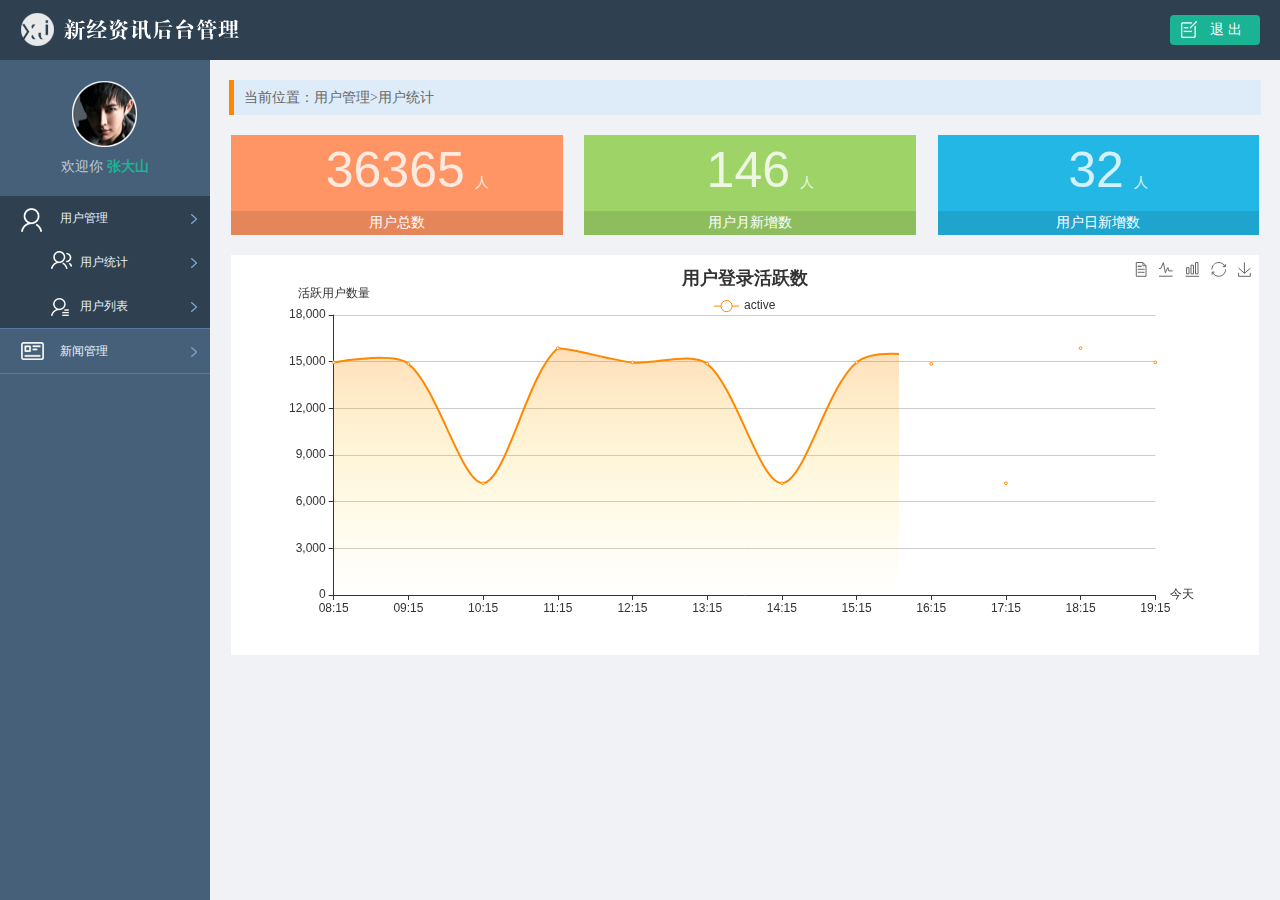
<file: info/static/admin/html/index.html>
<!DOCTYPE html>
<html lang="en">
<head>
	<meta charset="UTF-8">
	<title>新经资讯后台管理</title>
	<link rel="stylesheet" type="text/css" href="../css/reset.css">
	<link rel="stylesheet" type="text/css" href="../css/main.css">
	<script type="text/javascript" src="../js/jquery-1.12.4.min.js"></script>
</head>
<body>
	<div class="header">
		<a href="#" class="logo fl"><img src="../images/logo.png" alt="logo"></a>
		<a href="#" class="logout fr">退 出</a>
	</div>
	
	<div class="side_bar">
		<div class="user_info">
			<img src="../images/person.png" alt="张大山">
			<p>欢迎你 <em>张大山</em></p>
		</div>

		<div class="menu_con">
			<div class="first_menu active"><a href="#" class="icon01">用户管理</a></div>
			<ul class="sub_menu show">
				<li><a class="icon022" href="user_count.html" target="main_frame">用户统计</a></li>
				<li class="current"><a href="user_list.html" class="icon021" target="main_frame">用户列表</a></li>
			</ul>
			<div class="first_menu"><a href="#" class="icon02">新闻管理</a></div>
			<ul class="sub_menu">
				<li><a href="news_review.html" class="icon031" target="main_frame">新闻审核</a></li>
				<li><a href="news_edit.html" class="icon032" target="main_frame">新闻版式编辑</a></li>
				<li><a href="news_type.html" class="icon034" target="main_frame">新闻分类管理</a></li>
			</ul>
		</div>
	</div>

	<div class="main_body" id="main_body">
		<iframe src="user_count.html" frameborder="0" id="main_frame" name="main_frame" frameborder="0" scrolling="auto"></iframe>
	</div>
	
	<script>
		$(function(){
			$('.first_menu').click(function(){
				$(this).addClass('active').siblings('.first_menu').removeClass('active');
				$(this).next().slideDown().siblings('.sub_menu').slideUp();
			})
			var frame_w = $('#main_body').outerWidth();
			var frame_h = $('#main_body').outerHeight();
			$('#main_frame').css({'width':frame_w,'height':frame_h});
		})
	</script>

</body>
</html>
</file>
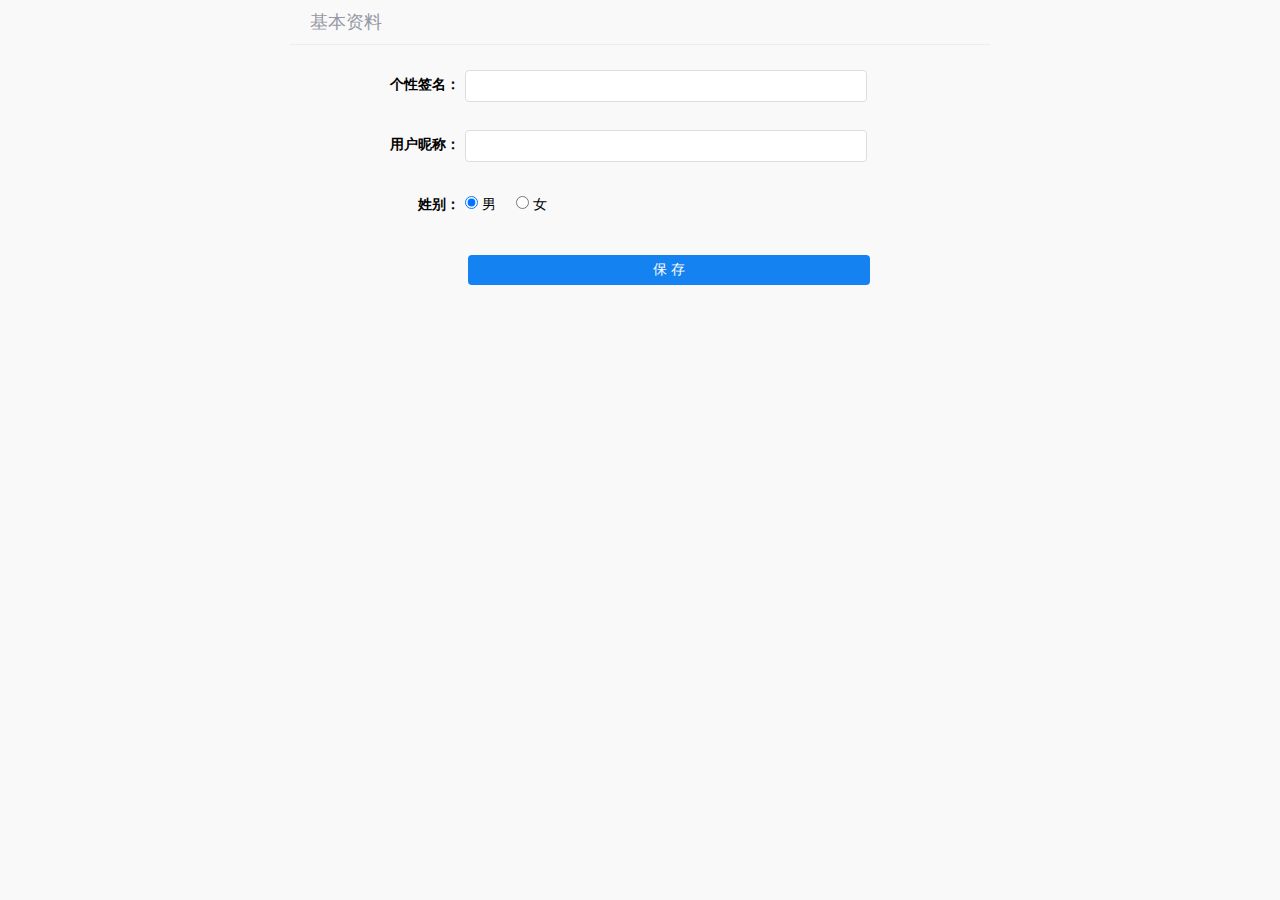
<file: info/templates/news/user_base_info.html>
<!DOCTYPE html>
<html lang="en">
<head>
	<meta charset="UTF-8">
	<title>用户中心</title>
    <link rel="stylesheet" type="text/css" href="../../static/news/css/reset.css">
    <link rel="stylesheet" type="text/css" href="../../static/news/css/main.css">
    <script type="text/javascript" src="../../static/news/js/user_base_info.js"></script>

</head>
<body class="inframe_body">
    <form class="base_info">
        <h3>基本资料</h3>
        <div class="form-group">
            <label>个性签名：</label>
            <input id="signature" type="text" name="signature" class="input_txt">
        </div>
        <div class="form-group">
            <label>用户昵称：</label>
            <input id="nick_name" type="text" name="" class="input_txt">
        </div>
        <div class="form-group">
            <label>姓别：</label>
            <input class="gender" type="radio" name="gender" checked="checked"> <b>男</b>&nbsp;&nbsp;&nbsp;&nbsp;
            <input class="gender" type="radio" name="gender">  <b>女</b>
        </div>
        <div class="form-group">
            <input type="submit" value="保 存" class="input_sub">
        </div>
    </form>
</body>
</html>
</file>
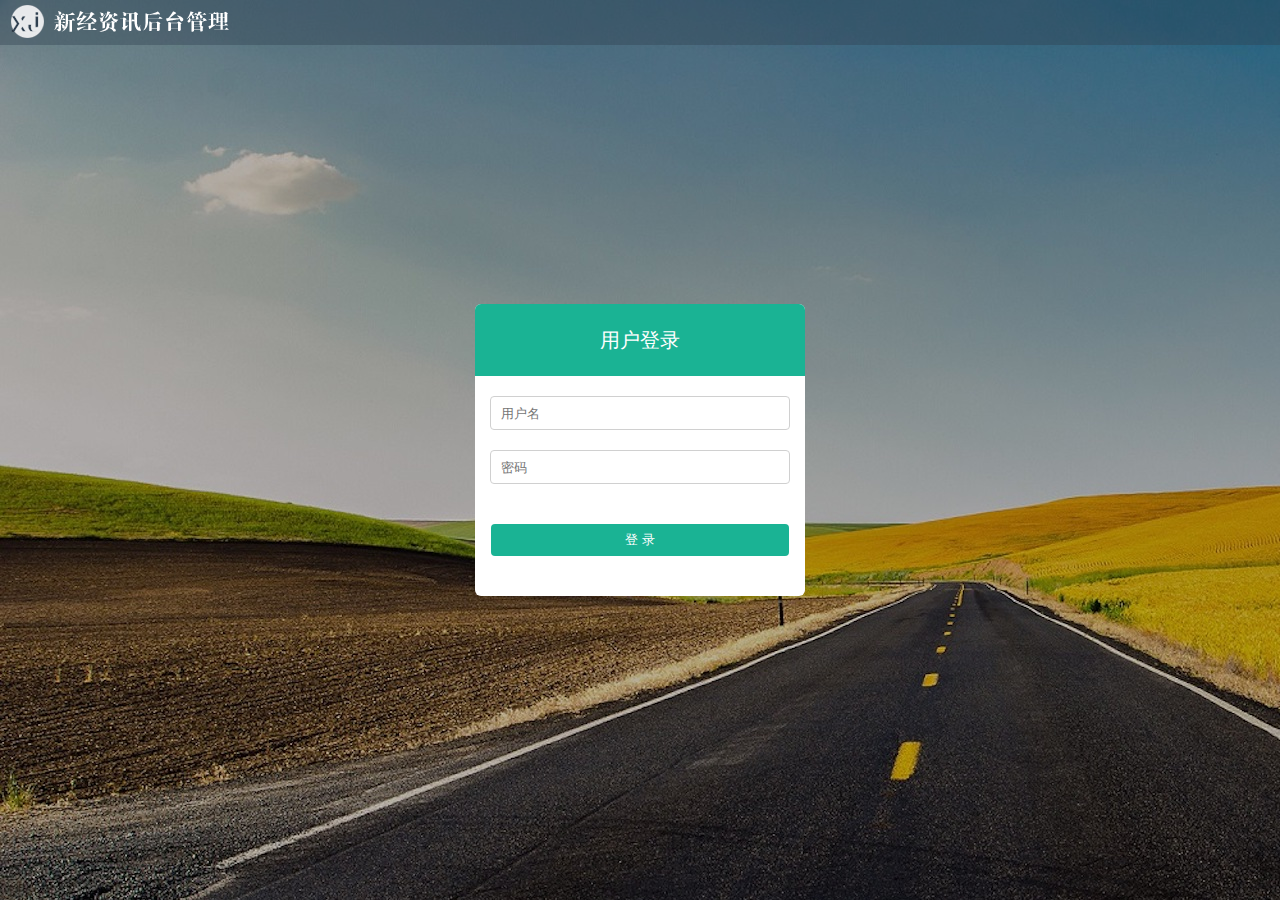
<file: info/static/admin/html/login.html>
<!DOCTYPE html>
<html lang="en">
<head>
	<meta charset="UTF-8">
	<title>新经资讯后台管理</title>
	<link rel="stylesheet" type="text/css" href="../css/reset.css">
	<link rel="stylesheet" type="text/css" href="../css/main.css">
</head>
<body>
	<div class="login_logo">
		<img src="../images/logo.png" alt="">
	</div>	
	<form method="post" class="login_form">
		<h1 class="login_title">用户登录</h1>
		<input type="text" name="username" placeholder="用户名" class="input_txt">
		<input type="password" name="password" placeholder="密码" class="input_txt">
		<div class="error_tip">错误提示</div>
		<input type="submit" value="登 录" class="input_sub">
	</form>
	<div class="login_bg"></div>
</body>
</html>
</file>
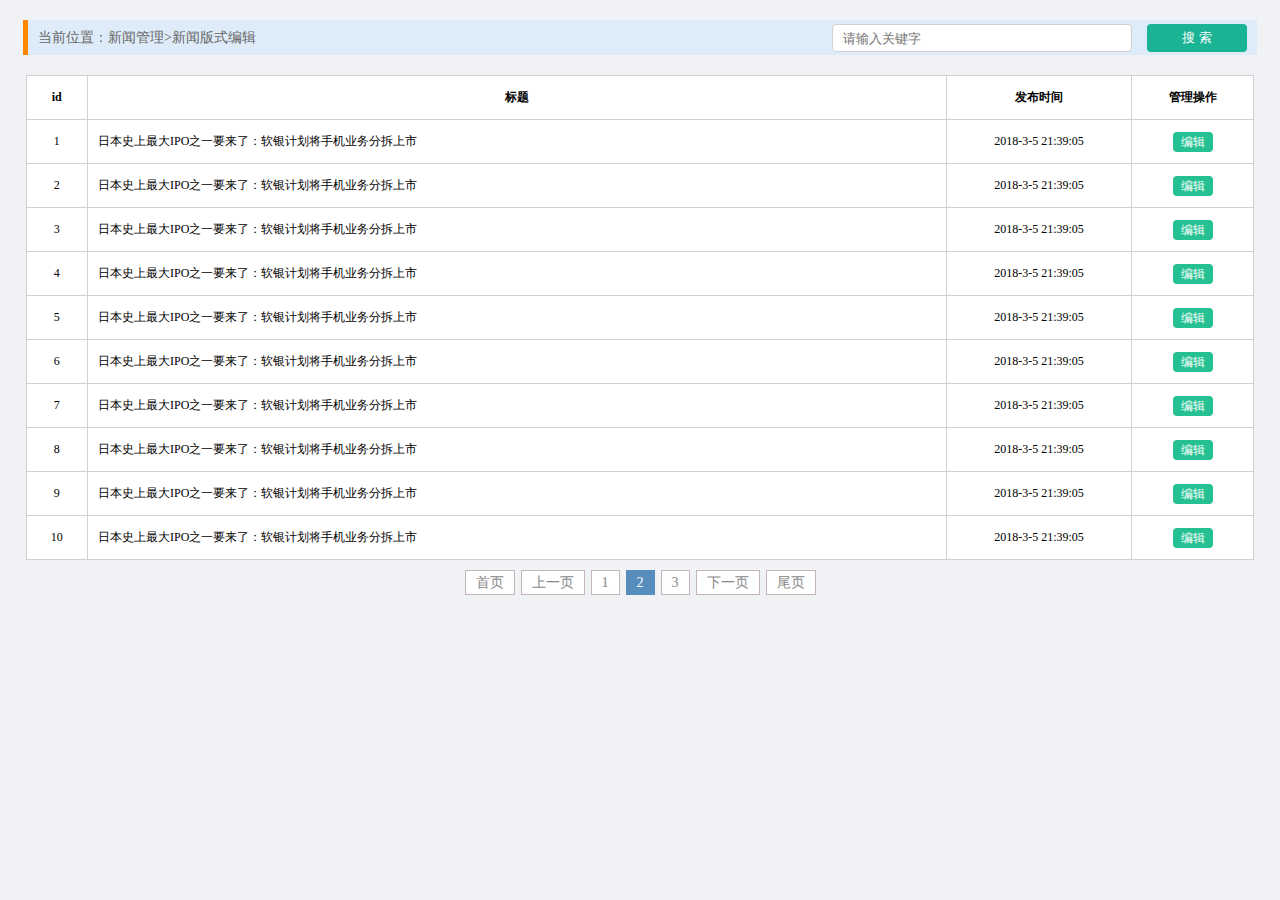
<file: info/static/admin/html/news_edit.html>
<!DOCTYPE html>
<html lang="en">
<head>
	<meta charset="UTF-8">
	<title>新经资讯后台管理</title>
	<link rel="stylesheet" type="text/css" href="../css/reset.css">
	<link rel="stylesheet" type="text/css" href="../css/main.css">
	<link rel="stylesheet" href="../css/jquery.pagination.css">
	<script type="text/javascript" src="../js/jquery-1.12.4.min.js"></script>
	<script type="text/javascript" src="../js/jquery.pagination.min.js"></script>
</head>
<body>
	<div class="breadcrub">
			当前位置：新闻管理>新闻版式编辑
		<form class="news_filter_form">
			<input type="text" placeholder="请输入关键字" class="input_txt">
			<input type="submit" value="搜 索" class="input_sub">
		</form>
	</div>
		

	<div class="pannel">			
			<table class="common_table">
				<tr>
					<th width="5%">id</th>
					<th width="70%">标题</th>
					<th width="15%">发布时间</th>
					<th width="10%">管理操作</th>
				</tr>
				<tr>
					<td>1</td>
					<td class="tleft">日本史上最大IPO之一要来了：软银计划将手机业务分拆上市</td>
					<td>2018-3-5 21:39:05</td>
					<td>
						<a href="news_edit_detail.html" class="edit">编辑</a>
					</td>
				</tr>
				<tr>
					<td>2</td>
					<td class="tleft">日本史上最大IPO之一要来了：软银计划将手机业务分拆上市</td>
					<td>2018-3-5 21:39:05</td>
					<td>
						<a href="news_edit_detail.html" class="edit">编辑</a>
					</td>
				</tr>					
				<tr>
					<td>3</td>
					<td class="tleft">日本史上最大IPO之一要来了：软银计划将手机业务分拆上市</td>
					<td>2018-3-5 21:39:05</td>
					<td>
						<a href="news_edit_detail.html" class="edit">编辑</a>
					</td>
				</tr>
				<tr>
					<td>4</td>
					<td class="tleft">日本史上最大IPO之一要来了：软银计划将手机业务分拆上市</td>
					<td>2018-3-5 21:39:05</td>
					<td>
						<a href="news_edit_detail.html" class="edit">编辑</a>
					</td>
				</tr>
				<tr>
					<td>5</td>
					<td class="tleft">日本史上最大IPO之一要来了：软银计划将手机业务分拆上市</td>
					<td>2018-3-5 21:39:05</td>
					<td>
						<a href="news_edit_detail.html" class="edit">编辑</a>
					</td>
				</tr>
				<tr>
					<td>6</td>
					<td class="tleft">日本史上最大IPO之一要来了：软银计划将手机业务分拆上市</td>
					<td>2018-3-5 21:39:05</td>
					<td>
						<a href="news_edit_detail.html" class="edit">编辑</a>
					</td>
				</tr>
				<tr>
					<td>7</td>
					<td class="tleft">日本史上最大IPO之一要来了：软银计划将手机业务分拆上市</td>
					<td>2018-3-5 21:39:05</td>
					<td>
						<a href="news_edit_detail.html" class="edit">编辑</a>
					</td>
				</tr>
				<tr>
					<td>8</td>
					<td class="tleft">日本史上最大IPO之一要来了：软银计划将手机业务分拆上市</td>
					<td>2018-3-5 21:39:05</td>
					<td>
						<a href="news_edit_detail.html" class="edit">编辑</a>
					</td>
				</tr>
				<tr>
					<td>9</td>
					<td class="tleft">日本史上最大IPO之一要来了：软银计划将手机业务分拆上市</td>
					<td>2018-3-5 21:39:05</td>
					<td>
						<a href="news_edit_detail.html" class="edit">编辑</a>
					</td>
				</tr>
				<tr>
					<td>10</td>
					<td class="tleft">日本史上最大IPO之一要来了：软银计划将手机业务分拆上市</td>
					<td>2018-3-5 21:39:05</td>
					<td>
						<a href="news_edit_detail.html" class="edit">编辑</a>
					</td>
				</tr>
			</table>
		</div>
		
		<div class="box">
			<div id="pagination" class="page"></div>
		</div>

        <script>
			$(function() {
				$("#pagination").pagination({
					currentPage: 2,
					totalPage: 3,
					callback: function(current) {
					    alert('ok!');
					}
				});
			});
		</script>
	
</body>
</html>
</file>
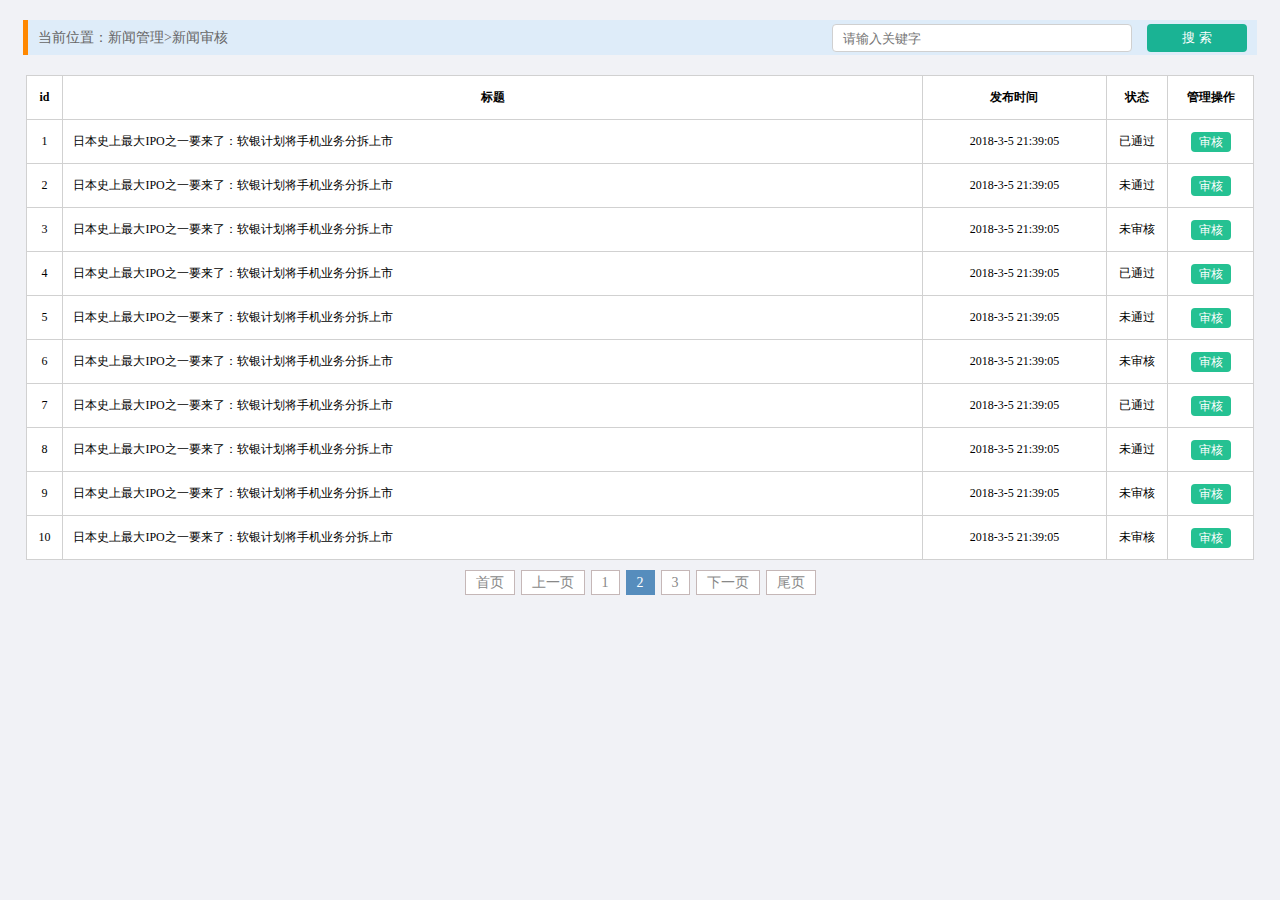
<file: info/static/admin/html/news_review.html>
<!DOCTYPE html>
<html lang="en">
<head>
	<meta charset="UTF-8">
	<title>新经资讯后台管理</title>
	<link rel="stylesheet" type="text/css" href="../css/reset.css">
	<link rel="stylesheet" type="text/css" href="../css/main.css">
	<link rel="stylesheet" href="../css/jquery.pagination.css">
	<script type="text/javascript" src="../js/jquery-1.12.4.min.js"></script>
	<script type="text/javascript" src="../js/jquery.pagination.min.js"></script>
</head>
<body>
	<div class="breadcrub">
			当前位置：新闻管理>新闻审核
			<form class="news_filter_form">
				<input type="text" placeholder="请输入关键字" class="input_txt">
				<input type="submit" value="搜 索" class="input_sub">
			</form>
		</div>
		<div class="pannel">
			<table class="common_table">
				<tr>
					<th width="3%">id</th>
					<th width="70%">标题</th>
					<th width="15%">发布时间</th>
					<th width="5%">状态</th>
					<th width="8%">管理操作</th>
				</tr>
				<tr>
					<td>1</td>
					<td class="tleft">日本史上最大IPO之一要来了：软银计划将手机业务分拆上市</td>
					<td>2018-3-5 21:39:05</td>
					<td>已通过</td>
					<td>
						<a href="news_review_detail.html" class="review">审核</a>
					</td>
				</tr>
				<tr>
					<td>2</td>
					<td class="tleft">日本史上最大IPO之一要来了：软银计划将手机业务分拆上市</td>
					<td>2018-3-5 21:39:05</td>
					<td>未通过</td>
					<td>
						<a href="news_review_detail.html" class="review">审核</a>
					</td>
				</tr>
				<tr>
					<td>3</td>
					<td class="tleft">日本史上最大IPO之一要来了：软银计划将手机业务分拆上市</td>
					<td>2018-3-5 21:39:05</td>
					<td>未审核</td>
					<td>
						<a href="news_review_detail.html" class="review">审核</a>
					</td>
				</tr>
				<tr>
					<td>4</td>
					<td class="tleft">日本史上最大IPO之一要来了：软银计划将手机业务分拆上市</td>
					<td>2018-3-5 21:39:05</td>
					<td>已通过</td>
					<td>
						<a href="news_review_detail.html" class="review">审核</a>
					</td>
				</tr>
				<tr>
					<td>5</td>
					<td class="tleft">日本史上最大IPO之一要来了：软银计划将手机业务分拆上市</td>
					<td>2018-3-5 21:39:05</td>
					<td>未通过</td>
					<td>
						<a href="news_review_detail.html" class="review">审核</a>
					</td>
				</tr>
				<tr>
					<td>6</td>
					<td class="tleft">日本史上最大IPO之一要来了：软银计划将手机业务分拆上市</td>
					<td>2018-3-5 21:39:05</td>
					<td>未审核</td>
					<td>
						<a href="news_review_detail.html" class="review">审核</a>
					</td>
				</tr>
				<tr>
					<td>7</td>
					<td class="tleft">日本史上最大IPO之一要来了：软银计划将手机业务分拆上市</td>
					<td>2018-3-5 21:39:05</td>
					<td>已通过</td>
					<td>
						<a href="news_review_detail.html" class="review">审核</a>
					</td>
				</tr>
				<tr>
					<td>8</td>
					<td class="tleft">日本史上最大IPO之一要来了：软银计划将手机业务分拆上市</td>
					<td>2018-3-5 21:39:05</td>
					<td>未通过</td>
					<td>
						<a href="news_review_detail.html" class="review">审核</a>
					</td>
				</tr>
				<tr>
					<td>9</td>
					<td class="tleft">日本史上最大IPO之一要来了：软银计划将手机业务分拆上市</td>
					<td>2018-3-5 21:39:05</td>
					<td>未审核</td>
					<td>
						<a href="news_review_detail.html" class="review">审核</a>
					</td>
				</tr>
				<tr>
					<td>10</td>
					<td class="tleft">日本史上最大IPO之一要来了：软银计划将手机业务分拆上市</td>
					<td>2018-3-5 21:39:05</td>
					<td>未审核</td>
					<td>
						<a href="news_review_detail.html" class="review">审核</a>
					</td>
				</tr>			
			</table>
		</div>

		<div class="box">
			<div id="pagination" class="page"></div>
		</div>

        <script>
			$(function() {
				$("#pagination").pagination({
					currentPage: 2,
					totalPage: 3,
					callback: function(current) {
					    alert('ok!');
					}
				});
			});
		</script>

	
</body>
</html>
</file>
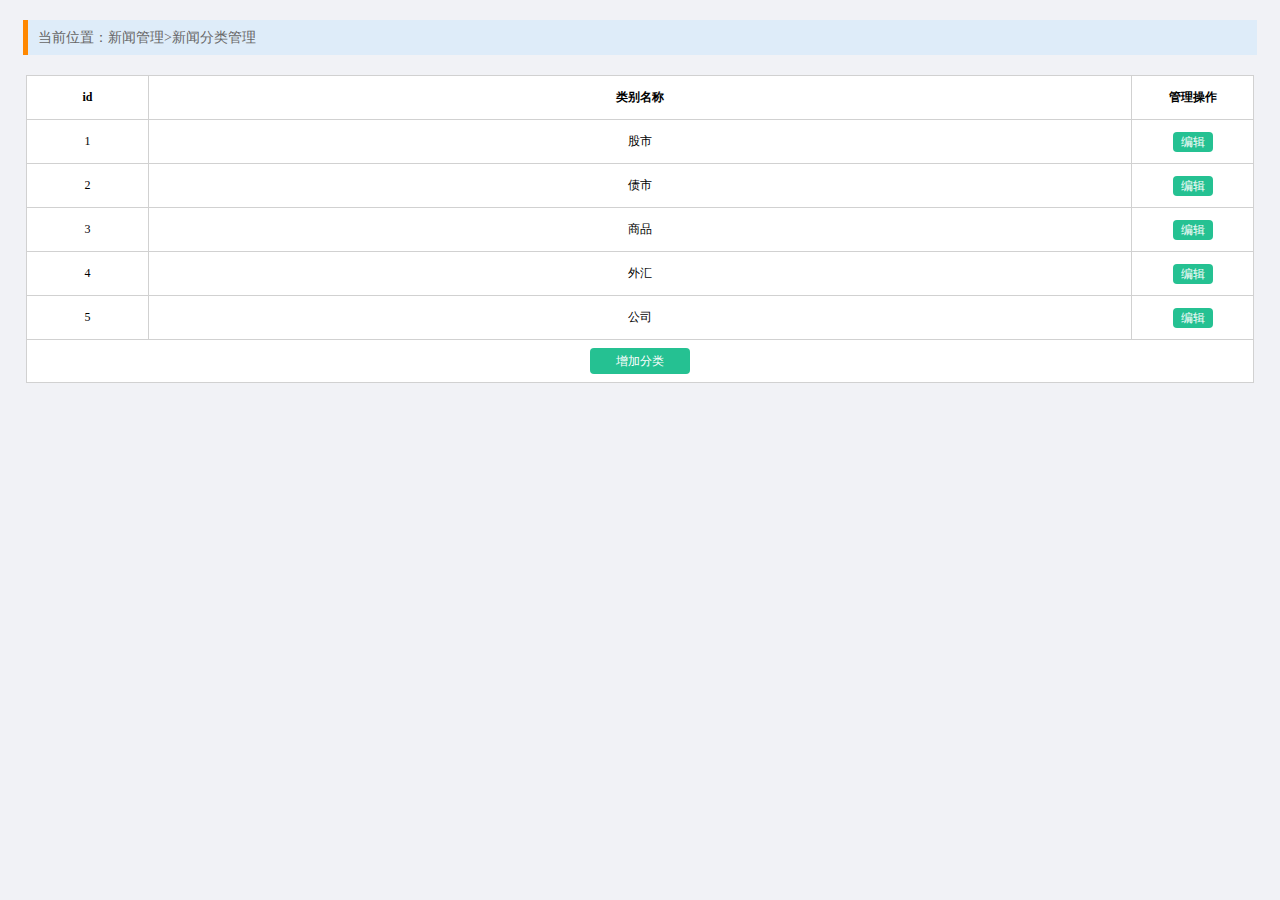
<file: info/static/admin/html/news_type.html>
<!DOCTYPE html>
<html lang="en">
<head>
	<meta charset="UTF-8">
	<title>新经资讯后台管理</title>
	<link rel="stylesheet" type="text/css" href="../css/reset.css">
	<link rel="stylesheet" type="text/css" href="../css/main.css">
	<script type="text/javascript" src="../js/jquery-1.12.4.min.js"></script>
	<script type="text/javascript" src="../js/news_type.js"></script>
</head>
<body>
	<div class="breadcrub">
			当前位置：新闻管理>新闻分类管理
		</div>
		<div class="pannel">
			<table class="common_table">
				<tr>
					<th width="10%">id</th>
					<th width="80%">类别名称</th>
					<th width="10%">管理操作</th>
				</tr>
				<tr>
					<td>1</td>
					<td>股市</td>
					<td><a href="javascript:;" class="edit">编辑</a></td>
				</tr>
				<tr>
					<td>2</td>
					<td>债市</td>
					<td><a href="javascript:;" class="edit">编辑</a></td>
				</tr>
				<tr>
					<td>3</td>
					<td>商品</td>
					<td><a href="javascript:;" class="edit">编辑</a></td>
				</tr>
				<tr>
					<td>4</td>
					<td>外汇</td>
					<td><a href="javascript:;" class="edit">编辑</a></td>
				</tr>
				<tr>
					<td>5</td>
					<td>公司</td>
					<td><a href="javascript:;" class="edit">编辑</a></td>
				</tr>
				<tr>
					<td colspan="3"><a href="javascript:;" class="addtype">增加分类</a></td>
				</tr>
			</table>
		</div>
		
		<div class="pop_con">
			<div class="pop">
				<form>
					<h3>修改分类</h3>
					<div class="form_group mt50">
						<label class="input_label">分类名称：</label><input type="text" class="input_txt3">
						<span class="error_tip">提示文字</span>
					</div>			
					<div class="form_group line_top">
						<input type="button" value="确定" class="confirm">&nbsp;&nbsp;&nbsp;&nbsp;
						<input type="button" value="取消" class="cancel">
					</div>
				</form>
			</div>
			<div class="mask"></div>
		</div>	
</body>
</html>
</file>
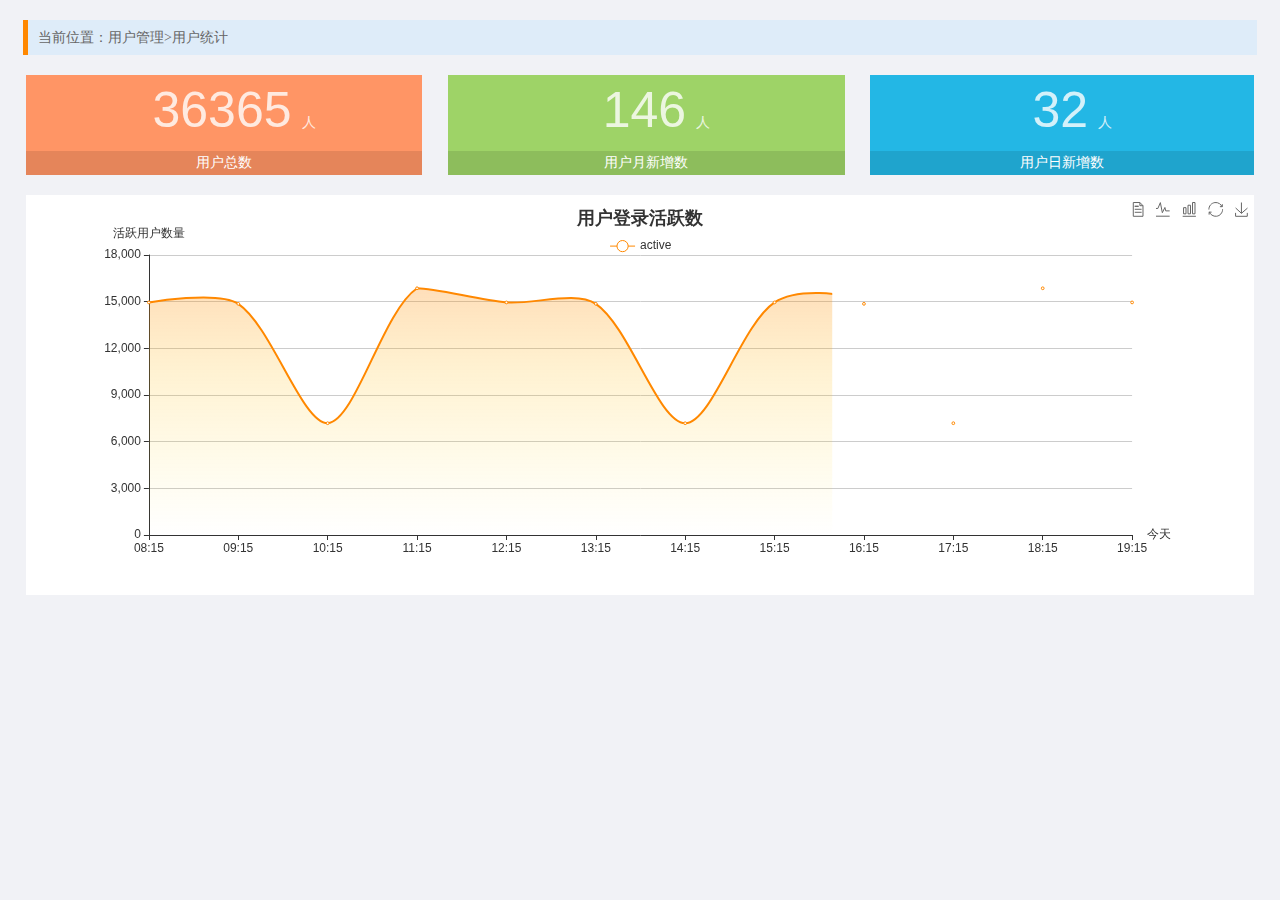
<file: info/static/admin/html/user_count.html>
<!DOCTYPE html>
<html lang="en">
<head>
	<meta charset="UTF-8">
	<title>新经资讯后台管理</title>
	<link rel="stylesheet" type="text/css" href="../css/reset.css">
	<link rel="stylesheet" type="text/css" href="../css/main.css">
	<script type="text/javascript" src="../js/echarts.min.js"></script>
</head>
<body>
	<div class="breadcrub">
		当前位置：用户管理>用户统计
	</div>
	<div class="spannels">
		<div class="spannel scolor01">
			<em>36365</em><span>人</span>
			<b>用户总数</b>
		</div>
		<div class="spannel scolor02">
			<em>146</em><span>人</span>
			<b>用户月新增数</b>
		</div>
		<div class="spannel2 scolor03">
			<em>32</em><span>人</span>
			<b>用户日新增数</b>
		</div>		
	</div>
	
	<div class="pannel">
		<div id="chart_show" class="chart_show"></div>
	</div>
	<script>
		var oChart = echarts.init(document.getElementById('chart_show'));
		var chartopt = {
					    title:{
					        text: '用户登录活跃数',
		                    left: 'center',
		                    top: '10'
					    },
					    tooltip:{
					        trigger: 'axis'
					    },
					    legend: {
					        data:['active'],
		                    top: '40'
					    },
					    toolbox: {
					        show : true,
					        feature : {
					            mark : {show: true},
					            dataView : {show: true, readOnly: false},
					            magicType : {show: true, type: ['line','bar']},
					            restore : {show: true},
					            saveAsImage : {show: true}
					        }
					    },
				    	calculable : true,               
					    xAxis : [
					        {
		                        name: '今天',
					            type : 'category',
					            boundaryGap : false,
					            data : ["08:15","09:15","10:15","11:15","12:15","13:15","14:15","15:15","16:15","17:15","18:15","19:15"]
					        }
					    ],        
					    yAxis : [
					        {
		                        name: '活跃用户数量',
					            type : 'value'
					        }
					    ],      
					    series : [
					        {
					            name:'active',
					            type:'line',
					            smooth:true,
					            itemStyle: {normal: {areaStyle: {type: 'default'}, color: '#f80'}, lineStyle: {color: '#f80'}},
					            data:[14951,14861,7186,15861,14951,14861,7186,14951,14861,7186,15861,14951]
					        }],
					    areaStyle:{
						        normal:{
						            color: new echarts.graphic.LinearGradient(0, 0, 0, 1, [{
						                offset: 0,
						                color: 'rgba(255,136,0,0.39)'
						            }, {
						                offset: .34,
						                color: 'rgba(255,180,0,0.25)'
						            },{
						                offset: 1,
						                color: 'rgba(255,222,0,0.00)'
						            }])

						        }
						    }

            			};

            oChart.setOption(chartopt);

	</script>
</body>
</html>
</file>
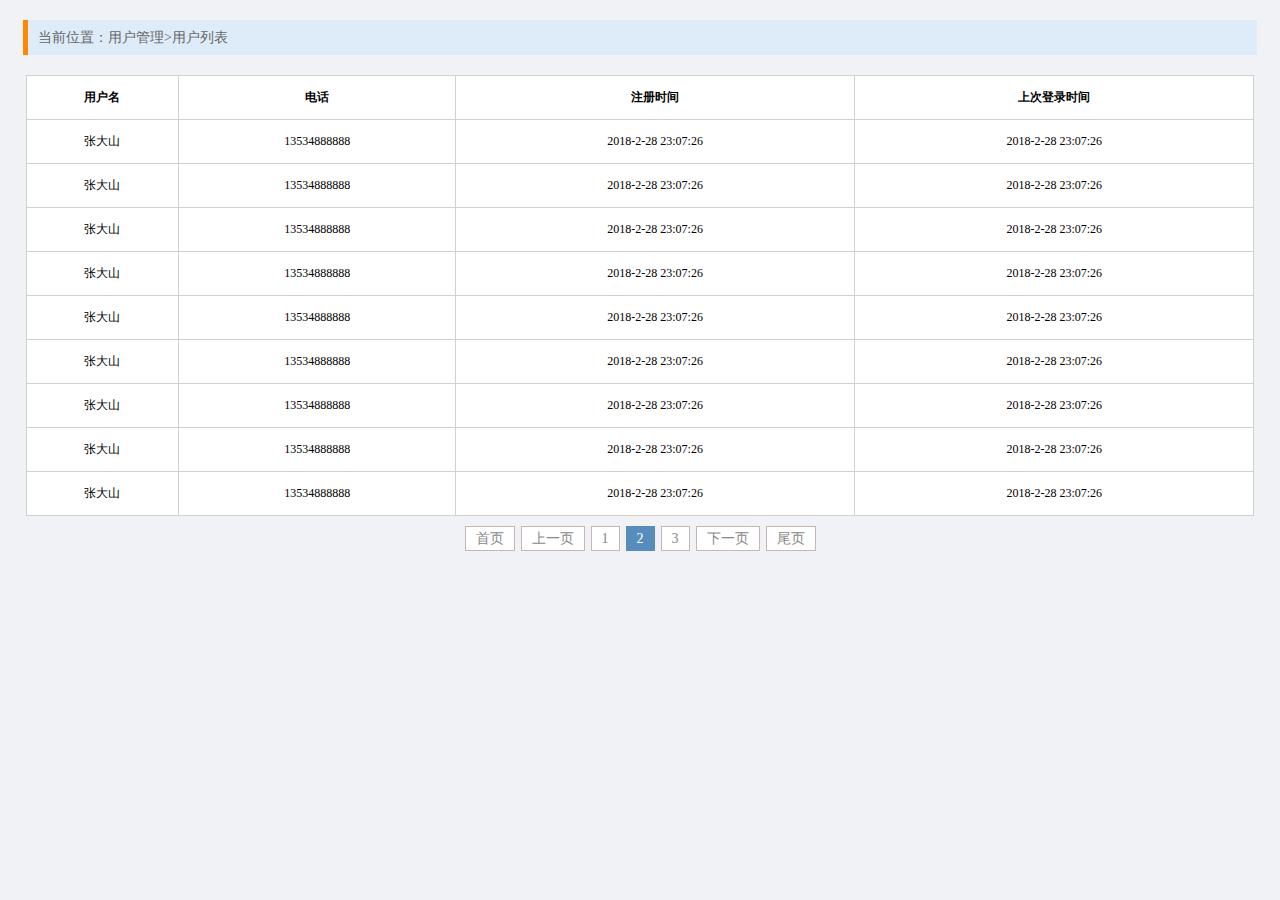
<file: info/static/admin/html/user_list.html>
<!DOCTYPE html>
<html lang="en">
<head>
    <meta charset="UTF-8">
    <title>新经资讯后台管理</title>
    <link rel="stylesheet" type="text/css" href="../css/reset.css">
    <link rel="stylesheet" type="text/css" href="../css/main.css">
    <link rel="stylesheet" href="../css/jquery.pagination.css">
    <script type="text/javascript" src="../js/jquery-1.12.4.min.js"></script>
    <script type="text/javascript" src="../js/jquery.pagination.min.js"></script>
</head>
<body>
    <div class="breadcrub">
            当前位置：用户管理>用户列表
        </div>
        <div class="pannel">
            <table class="common_table">
                <tr>
                    <th>用户名</th>
                    <th>电话</th>
                    <th>注册时间</th>
                    <th>上次登录时间</th>
                </tr>
                <tr>
                    <td>张大山</td>
                    <td>13534888888</td>
                    <td>2018-2-28 23:07:26</td>
                    <td>2018-2-28 23:07:26</td>
                </tr>
                <tr>
                    <td>张大山</td>
                    <td>13534888888</td>
                    <td>2018-2-28 23:07:26</td>
                    <td>2018-2-28 23:07:26</td>
                </tr>
                <tr>
                    <td>张大山</td>
                    <td>13534888888</td>
                    <td>2018-2-28 23:07:26</td>
                    <td>2018-2-28 23:07:26</td>
                </tr>
                <tr>
                    <td>张大山</td>
                    <td>13534888888</td>
                    <td>2018-2-28 23:07:26</td>
                    <td>2018-2-28 23:07:26</td>
                </tr>
                <tr>
                    <td>张大山</td>
                    <td>13534888888</td>
                    <td>2018-2-28 23:07:26</td>
                    <td>2018-2-28 23:07:26</td>
                </tr>
                <tr>
                    <td>张大山</td>
                    <td>13534888888</td>
                    <td>2018-2-28 23:07:26</td>
                    <td>2018-2-28 23:07:26</td>
                </tr>
                <tr>
                    <td>张大山</td>
                    <td>13534888888</td>
                    <td>2018-2-28 23:07:26</td>
                    <td>2018-2-28 23:07:26</td>
                </tr>
                <tr>
                    <td>张大山</td>
                    <td>13534888888</td>
                    <td>2018-2-28 23:07:26</td>
                    <td>2018-2-28 23:07:26</td>
                </tr>
                <tr>
                    <td>张大山</td>
                    <td>13534888888</td>
                    <td>2018-2-28 23:07:26</td>
                    <td>2018-2-28 23:07:26</td>
                </tr>
            </table>
        </div>

        <div class="box">
            <div id="pagination" class="page"></div>
        </div>

        <script>
            $(function() {
                $("#pagination").pagination({
                    currentPage: 2,
                    totalPage: 3,
                    callback: function(current) {
                        alert('ok!');
                    }
                });
            });
        </script>
</body>
</html>
</file>
<file: info/static/admin/css/main.css>
body{
	background:#f1f2f6;
	font-family:'Microsoft YaHei';
}

.login_logo{
	background:rgba(47,64,80,0.4);
	height:45px;
}

.login_logo img{
	margin:5px 0 0 10px;
}

.header{
	width:100%;
	height:60px;
	overflow:hidden;
	background:#2f4050;
	position:fixed;
	left:0px;
	top:0px;
}

.header .logo{
	width:194px;
	height:33px;
	margin:13px 0 0 20px;
}

.header .logout{
	width:90px;
	height:30px;
	background:url(../images/icons.png) 10px -344px no-repeat #1ab394;
	margin:15px 20px 0 0;
	border-radius:4px;
	text-indent:40px;
	line-height:30px;
	font-size:14px;
	color:#fff;
}

.header .logout:hover{
	width:88px;
	height:28px;
	border:1px solid #1ab394;
	background:url(../images/icons.png) 10px -344px no-repeat #2f4050;
	opacity:0.5;
}

.side_bar{
	position:fixed;
	width:210px;
	background:#466079;
	left:0px;
	top:60px;
	bottom:0px;
}

.user_info{
	width:210px;
	overflow:hidden;
}

.user_info img{
	display:block;
	margin:20px auto 0;
	width:68px;
	height:68px;
	border-radius:34px;
}

.user_info p{
	text-align:center;
	font-size:14px;
	color:#bdcbd8;
	margin:10px auto;
}

.user_info em{
	font-weight:bold;
	color:#1ab394;
}

.menu_con{
	width:210px;
	margin-top:10px;
	overflow:hidden;
}

.first_menu{
	height:44px;
	border-bottom:1px solid #597b9b;
	background:url(../images/icons.png) 190px -283px no-repeat;
}

.menu_con .active{
	background:url(../images/icons.png) 190px -283px no-repeat #2f4050;
	border-bottom:0px;
}

.menu_con a{
	display:block;
	height:44px;
	line-height:44px;
	color:#e5f1fc;
	font-size:12px;
	text-indent:60px;
}

.icon01{
	background:url(../images/icons.png) 20px 12px no-repeat;
}

.icon02{
	background:url(../images/icons.png) 20px -38px no-repeat;
}

.icon021{
	background:url(../images/icons.png) 50px -87px no-repeat;
}

.icon022{
	background:url(../images/icons.png) 50px -139px no-repeat;
}


.icon03{
	background:url(../images/icons.png) 20px -89px no-repeat;
}

.icon031{
	background:url(../images/icons.png) 50px -185px no-repeat;
}

.icon032{
	background:url(../images/icons.png) 50px -235px no-repeat;
}

.icon033{
	background:url(../images/icons.png) 50px -336px no-repeat;
}

.icon034{
	background:url(../images/icons.png) 50px -390px no-repeat;
}

.sub_menu{
	display:none;
	border-bottom:1px solid #597b9b;
}

.sub_menu li{
	background:url(../images/icons.png) 190px -283px no-repeat #2f4050;
}

.sub_menu a{
	text-indent:80px;
}

.show{
	display:block;
}

.main_body{
	position:fixed;
	background:#f9f9f9;
	left:210px;
	top:60px;
	right:0px;
	bottom:0px;
}

.breadcrub{
	width:96%;
	height:35px;
	line-height:35px;
	background-color:#deecf9;
	margin:20px auto 0;
	font-size:14px;
	border-left:5px solid #f80;
	text-indent:10px;
	color:#666;
}

.pannel{
	width:96%;
	overflow:hidden;
	margin:20px auto 0;
	background-color:#fff;
}

.pannel img{
	display:block;
	width:90%;
	margin:20px auto 0;
}

.spannels{
	overflow:hidden;
	margin:20px auto 0;
}

.spannel{
	width:31%;
	float:left;
	margin-left:2%;
	height:100px;
	overflow:hidden;
	text-align:center;
	position:relative;
}

.spannel2{
	width:30%;
	float:left;
	margin-left:2%;
	height:100px;
	overflow:hidden;
	text-align:center;
	position:relative;
}

.spannel em,.spannel2 em{
	font-size:50px;
	line-height:50px;
	display:inline-block;
	margin:10px 0 0 20px;
	font-family:'Arial';
	color:rgba(255,255,255,0.8);
}

.spannel span,.spannel2 span{
	font-size:14px;
	display:inline-block;
	color:rgba(255,255,255,0.8);
	margin-left:10px;
}

.spannel b,.spannel2 b{
	position:absolute;
	left:0;
	bottom:0;
	width:100%;
	line-height:24px;
	background:rgba(0,0,0,0.1);
	color:#fff;
	font-size:14px;
	font-weight:normal;
}



.scolor01{
	background-color:#ff9565;
}

.scolor02{
	background-color:#9ed367;
}

.scolor03{
	background-color:#23b7e5;
}

.chart_show{
	width:100%;
	height:400px;
}

.login_bg{
	position:fixed;
	left:0;
	top:0;
	width:100%;
	height:100%;
	z-index:-9999;
	background:url(../images/login-bg.jpg) no-repeat;
}

.login_form{
  width:330px;
  height:292px;
  background:#fff;
  position:fixed;
  left:50%;
  top:50%;
  margin-top:-146px;
  margin-left:-165px;
  overflow:hidden;
  border-radius:6px;
}

.login_form .error_tip{
	position:absolute;
	font-size:12px;
	color:#f00;
	bottom:84px;
	left:18px;
	display:none;
}


.login_title{
  line-height:72px;
  text-align:center;
  background:#1ab394;
  color:#fff;
  font-size:20px;
}

.input_txt{
  display:block;
  margin:20px auto 0;
  width:298px;
  height:32px;
  border:1px solid #d0d0d0;
  border-radius:4px;
  outline:none;
  text-indent:10px; 
}

.forget_pass{
  display:block;
  width:298px;
  margin:10px auto 0;
  text-align:right;
  font-size:14px;
  color:#5195d0;
}

.input_sub{
  display:block;
  margin:40px auto 0;
  width:298px;
  height:32px;
  border:0px;
  border-radius:4px;
  background:#1ab394;
  color:#fff;
  cursor:pointer;
}

.input_sub:hover{
  opacity:0.8;
}


.common_table{
	width:100%;
	border-collapse:collapse;
	border:1px solid #d1d1d1;
}

.common_table th,.common_table td{
	border:1px solid #d1d1d1;
	text-align:center;
	padding:13px 0px;
	font-size:12px;
}

.pagenation{      
    padding:0px;
    list-style:none;
    width:960px;
    height:40px;
    margin:20px auto 0;
    text-align:center;
    font-size:0px;
}

.pagenation li{
    display:inline-block;
    height:26px;            
    font-size:12px;
    margin:7px 5px 0px;          
}

.pagenation  a{
    line-height:26px;
    text-decoration:none;
    color:#393c35;
    display:block;
    padding:0px 10px;
    border:1px solid #d1d1d1;
}

.pagenation a:hover{
    background:#f80;
    color:#fff;
}

.review,.edit,.addtype{
	display:block;
	width:40px;
	line-height:20px;
	margin:-5px auto;
	border-radius:4px;
	color:#fff;
	background:#25c192;
}

.addtype{
	width:100px;
	line-height:26px;
}

.edit{
	background:#25c192;
}

.common_table .tleft{
	text-align:left;
	text-indent:10px;
}

.review_title{
	font-size:18px;
	line-height:40px;
	text-indent:20px;
	border-bottom:1px solid #ddd;
	margin-bottom:20px;
}

.form_group{
	overflow:hidden;
	margin-bottom:15px;
}

.form_group label{
	float:left;
	width:12%;
	line-height:30px;
	text-align:right;
	font-size:14px;
}

.form_group .input_txt2{
	width:86%;
	height:30px;
	float:left;
	text-indent:10px;
	outline:none;
	border-radius:4px;	
	border:1px solid #d0d0d0;
	box-sizing:border-box;
}

.form_group .input_area,.form_group .input_multxt{
	width:86%;
	height:300px;
	float:left;
	padding:10px;
	outline:none;
	font-family:'Microsoft YaHei';
	font-size:14px;
	border-radius:4px;
	border:1px solid #d0d0d0;
	box-sizing:border-box;
}

.form_group .input_multxt{
	height:50px;
}

.rich_wrap{
	width:86%;
}

.form_group .sel_opt{
	width:150px;
	height:30px;
	float:left;
	border:1px solid #ddd;
	border-radius:4px;
	outline:none;
	text-indent:10px;
}

.form_group .index_pic{
	width:100px;
	height:100px;
	float:left;
	margin:0px;
}

.group_hide{
	display:none;
}

.indent_group{
	text-indent:12%;
	margin-top:15px;
}

.confirm{
	width:80px;
	height:30px;
	border-radius:4px;
	color:#fff;
	background:#25c192;
	border:0px;
	outline:none;
}

.cancel{
	width:80px;
	height:30px;
	border-radius:4px;
	color:#fff;
	background:#25c192;
	border:0px;
	outline:none;
}

.line_top{
	border-top:1px solid #ddd;
	padding:10px 0px;
}

.input_file{
	margin-top:4px;
}


.pop{
	width:500px;
	height:270px;
	border:1px solid #ddd;
	background:#fff;
	position:fixed;
	left:50%;
	top:50%;
	margin-top:-151px;
	margin-left:-251px;
	z-index:9999;
}

.pop h3{
	background:#25c192;
	line-height:40px;
	margin:2px;
	color:#fff;
	text-indent:10px;
}

.form_group .input_label{
	width:80px;
    line-height:32px;
    margin-left:60px;
}

.form_group .error_tip{
	position:absolute;
	left:141px;
	top:132px;
	color:#f00;
	font-size:12px;
	display:none;
}

.input_txt3{
  width:298px;
  height:32px;
  border:1px solid #d0d0d0;
  border-radius:4px;
  outline:none;
  text-indent:10px; 
}

.mt50{
	margin-top:50px;
}

.pop .line_top{
	text-align:center;
	margin-top:80px;
	padding-top:15px;
}

.mask{
	position:fixed;
	width:100%;
	height:100%;
	background:#000;
	left:0px;
	top:0px;
	opacity:0.3
}

.pop_con{
	display:none;
}

.category_name{
	font-size:14px;
	line-height:30px;
}

.ui-pagination-container{
	text-align:center;
	margin-top:5px;
}

.news_filter_form{
	float:right;
	height:36px;
	margin:4px 10px 0 0;
}

.news_filter_form .input_txt{
	float:left;
	margin:0px;
	width:298px;
	height:26px;
	border:1px solid #d0d0d0;
	border-radius:4px;
	outline:none;
	text-indent:10px; 
  }

  .news_filter_form .input_sub{
	float:left;
	margin:0px;
	margin-left:15px;
	width:100px;
	height:28px;
	border:0px;
	border-radius:4px;
	background:#1ab394;
	color:#fff;
	cursor:pointer;
  }
</file>
<file: info/static/news/css/main.css>
body{
    background:#f1f2f6;
    font-family:'Microsoft YaHei';
}
.header_con{
    height:59px;
    background:#fff;
    border-bottom:1px solid #ccc;
}
.header{
    width:1200px;
    height:59px;
    margin:0px auto;
}

.logo{
    width:140px;
    height:33px;
    margin-top:13px;
}

.menu{
    width:600px;
    height:59px;
    margin-left:100px;
}

.menu li{
    height:59px;
    float:left;
}

.menu .active{
    border-bottom:2px solid #009afc;
}

.menu .active a{
    color:#39f;
}

.menu li a{
    display:block;
    line-height:59px;
    padding:0px 25px;
    font-size:14px;
    color:#666;
}

.menu li a:hover{
    color:#39f;
}

.user_btns{
    line-height:59px;
    font-size:14px;
    color:#666
}

.user_btns a{
    color:#666;
}

.user_btns a:hover{
    color:#39f;
}

.user_login{
    height:30px;
    overflow: hidden;
    margin-top:15px;
    display:block;
}

.user_login img{
    float:left;
    width:30px;
    height:30px;
    border-radius:15px;
}

.user_login a{
    float:left;
    font-size:14px;
    margin-left:10px;
    color:#39f;
    line-height:30px;
}

.conter_con{
    width:1200px;
    overflow:hidden;
    margin:20px auto 0;
}

.list_con{
    width:820px;    
}

.list_con li{
    background:#fff;
    height:168px;
    border:1px solid #ececee;
    overflow:hidden;
    margin-bottom:12px;
}

.list_con .news_pic{
    width:168px;
    height:168px;
}

.list_con .news_pic img{
    width:168px;
    height:168px;
}

.list_con .news_title{
    width:616px;
    height:18px;
    margin:16px 0 0 16px;
    font-size:18px;
    line-height:18px;
    color:#000;
    overflow: hidden;
    white-space: nowrap;
    text-overflow: ellipsis;
}



.list_con .news_title:hover{
    color:#39f;
}

.list_con .news_detail{
    width:616px;
    height:88px;
    margin:10px 0 0 16px;
    font-size:14px;
    line-height:23px;
    color:#666;
}

.author_info{
    width:616px;
    height:20px;
    margin-left:16px;
}

.author img{
    float:left;
}

.author a{
    float:left;
    font-size:12px;
    color:#333;
    line-height:20px;
    margin-left:5px;
}
.author a:hover{
    color:#39f;
}

.source{
    float:left;
    line-height:20px;
    font-size:12px;
    color:#999;
}

.time{
    float:left;
    margin-left:15px;
    line-height:20px;
    font-size:12px;
    text-indent:20px;
    color:#999;
    background:url(../images/clock.png) left center no-repeat;
}

.rank_con{
    width:358px;
    border:1px solid #ececee;
}
.card_list_con{
    width:760px;
    overflow:hidden;
    margin-left:10px;    
}

.card_list{
    width:300px;
    margin:20px;
    float:left;
}

.author_card{
    background:#fff;
    margin-bottom:10px;
    overflow: hidden;
    padding:20px;
}

.author_pic{
    float:left;
    width:60px;
    height:60px;    
}
.author_pic img{
    width:60px;
    height:60px;
    border-radius:30px;
}
.author_name{
    float: left;
    color:#333;
    font-size:22px;
    line-height:60px;
    margin-left:16px;
}
.author_name:hover{
    color:#1482f0;
}

.author_resume{
    width:100%;
    float: left;
    font-size:13px;
    color:#666;
    margin-top:10px;
}

.writings,.follows{
    float: left;
    margin:20px 30px 0 0;
}

.writings span,.follows span{
    display: block;
    font-size:12px;
    color:#999;    
}

.writings b,.follows b{
    display: block;
    font-weight:normal;
    font-size:18px;
    color:#333;    
}

.rank_title{
    height:53px;
    background:#fff;
    border-bottom:1px solid #ececee;
}

.rank_title h3{
    line-height:53px;
    font-size:14px;
    color:#000;
    text-indent:52px;
    background:url(../images/hit_icon.png) 20px center no-repeat;
}

.rank_list{
    background:#fff;
}

.rank_list li{
    width:316px;
    margin:0px auto;
    border-bottom:1px solid #ececee;
    padding:18px 0px;
    overflow:hidden;
}

.rank_list li span{
    float:left;
    width:19px;
    height:19px;
    line-height:19px;
    text-align:center;
    border-radius:2px;
    margin-right:11px;
    color:#1482f0;
}

.rank_list li a{
    float:left;
    width:286px;
    font-size:14px;
    color:#333;
}

.rank_list li a:hover{
    color:#39f;
}

.rank_list li .first{
    background: #f33;
    color:#fff;
}

.rank_list li .second{
    background:#ff722b;
    color:#fff;
}

.rank_list li .third{
    background:#fa3;
    color:#fff;
}

.footer{
    margin-top:20px;
    background:#262F38;
    overflow:hidden;
}
.footer_links{
    text-align:center;
    margin-top:20px;
}

.footer_links a,.footer_links span{
    color:#fff;
    font-size:12px;

}

.footer_links span{
    margin:0 5px;
}

.copyright{
    text-align:center;
    font-size:12px;
    color:#fff;
    line-height:26px;
    margin-top:9px;
    margin-bottom:20px;
}


.login_form_con,.register_form_con{
    display:none;
}


.login_form,.register_form{
    width:350px;
    height:400px;
    position:fixed;
    background:#fff;
    border-radius:5px;
    left:50%;
    top:50%;
    margin-left:-175px;
    margin-top:-200px;
    z-index:9999;
}

.register_form{
    height:500px;
    margin-top:-250px;
}

.mask{
    position:fixed;
    width:100%;
    height:100%;
    background:#000;
    opacity:0.3;
    filter:alpha(opacity=30);
    left:0px;
    top:0px;
    z-index:9998;
}

.login_title,.register_title{
    height:72px;
    border-bottom:1px solid #dcdcdc;
    position:relative;
}
.login_title h3,.register_title h3{
    line-height:72px;
    text-align:center;
    font-size:18px;
    color:#1482f0;
}

.login_title a,.register_title a{
    width:16px;
    height:16px;
    background:url(../images/shutoff.png) left top no-repeat;
    font-weight:normal;
    color:#999;
    position:absolute;
    right:20px;
    top:30px;
}

.login_title a:hover,.register_title a:hover{
    background:url(../images/shutoff.png) right top no-repeat;
}

.form_group{
    width:310px;
    height:50px;
    border-bottom:1px solid #ebebeb;
    margin:23px auto 0;
    position:relative;
}

.form_group2{
    width:310px;
    margin:20px auto 0;
    font-size:12px;
    color:#999;
    position:relative;
}

.register_form .form_group{
    margin:15px auto 0;
}

.register_form .input_sub{
    margin:30px auto 0;
}

.form_group .error_tip,.form_group2 .error_tip{
    position:absolute;
    font-size:12px;
    color:#f00;
    left: auto;
    right:0px;
    top: auto;
    bottom:-20px;
    display:none;
}

.form_group2 input,.form_group2 p{
    float:left;
}

.form_group2 input{
    margin:2px 10px 0 0;
}

.form_group .get_code{
    position:absolute;
    right:0px;
    top:20px;
    color:#70b7f9;
    font-size:12px;
}

.form_group .get_pic_code{
    position:absolute;
    width:80px;
    height:30px;
    right:0px;
    top:10px;
}

.form_group .get_code:hover{
    color:#1482f0;
}

.register_form .code_pwd{
    width:200px;
}

.hotline{
    border-bottom:1px solid #2185ed;
}

.form_group input{
    width:310px;
    height:44px;
    border:0px;
    outline:none;
    position:absolute;
    left:0;
    bottom:0;
}

.form_group .input_tip{
    position:absolute;
    left:0;
    top:22px;
    width:110px;
    line-height:14px;
    font-size:14px;
    color:#999;
}

.input_sub{
    display:block;
    width:310px;
    height:40px;
    background:#1482f0;
    border:0px;
    color:#fff;
    font-size:14px;
    margin:50px auto 0;
    border-radius:4px;
    cursor:pointer;
}

.input_sub:hover{
    background:#4d9df1;
}



.down_link{
    text-align:center;
    font-size:12px;
    color:#999;
    margin-top:30px;
}

.down_link a{
    color:#70b7f9;
}

.down_link a:hover{
    color:#1482f0;
}

.register_form .down_link{
    margin-top:20px;
}


.detail_con{
    width:778px;
    padding:20px;
    overflow:hidden;
    background:#fff;
    border:1px solid #ececee;
}

.detail_con h3{
    font-size:30px;
    line-height:45px;
}

.detail_about{
    margin:10px 0;
    border-bottom:1px solid #ebebeb;
    padding:10px 0;
}

.time_souce{
    color:#999;
    font-size: 12px;
    text-indent:20px;
    background:url(../images/clock.png) left center no-repeat;
}

.comment{
    color:#999;
    font-size: 12px;
    text-indent:20px;
    background:url(../images/comment_icon.png) left center no-repeat;
}

.summary{
    letter-spacing: .5px;
    text-align: justify;
    background:#f0f2f5;
    font-size:16px;
    line-height:28px;
    padding:15px 25px;
    margin-top:30px;
    position:relative;
}

.detail_con .summary:before{
    position:absolute;
    left:5px;
    top:5px;
    content:"『";
}

.detail_con .summary:after{
    position:absolute;
    right:5px;
    bottom:5px;
    content:"』";
}

.detail_con h4{
    font-size: 18px;
    font-weight: 700;
    color: #1478f0;
    border-left: 5px solid #1478f0;
    padding-left: 10px;
    margin:30px 0
}

.detail_con p{
    font-size: 16px;
    line-height: 28px;
    margin-bottom: 30px;
    text-align: justify
}


.collection{
    display:inline-block;;
    width:98px;
    line-height:34px;
    text-indent:45px;
    border:1px solid #3791ef;
    color:#3791ef;
    border-radius:4px;
    font-size:14px;
    margin:0px 5px;
    background:url(../images/collect_icons.png) 21px 7px no-repeat;
    overflow:hidden;
}

.block-center {
    display: block;
    margin: 0 auto;
}


.collection:hover{
    background:url(../images/collect_icons.png) 21px -33px no-repeat;
}


.focus{
    display:inline-block;;
    width:98px;
    line-height:34px;
    text-indent:45px;
    border:1px solid #f80;
    color:#f80;
    border-radius:4px;
    font-size:14px;
    /*margin:0px 5px;*/
    background:url(../images/focus_icons.png) 21px 7px no-repeat;
    overflow: hidden;
}


.focus:hover{
    background:url(../images/focus_icons.png) 21px -33px no-repeat;
}


.collected{
    /*display:inline-block;*/
    width:100px;
    height:36px;
    color:#666;
    border-radius:4px;
    font-size:14px;
    margin:0px auto;
    background:url(../images/collect_icons.png) 15px -73px no-repeat #e6e6e6;
    position:relative;
    overflow:hidden;
}

.collected:hover{
    background-position:10px -73px;
}

.collected .out{
    position:absolute;
    left:40px;
    top:8px;
}

.collected:hover .out{
    left:40px;
    top:35px;
}

.collected .over{
    position:absolute;
    left:40px;
    top:35px;
}

.collected:hover .over{
    left:33px;
    top:8px;
}



.focused{
    display:inline-block;;
    width:100px;
    height:36px;
    color:#666;
    border-radius:4px;
    font-size:14px;
    /*margin:0px 5px;*/
    background:url(../images/focus_icons.png) 15px -73px no-repeat #e6e6e6;
    position:relative;
    overflow:hidden;
}

.focused:hover{
    background-position:10px -73px;
}

.focused .out{
    position:absolute;
    left:40px;
    top:8px;
}

.focused:hover .out{
    left:40px;
    top:35px;
}

.focused .over{
    position:absolute;
    left:40px;
    top:35px;
}

.focused:hover .over{
    left:33px;
    top:8px;
}




.comment_form_logout{
    border:1px solid #e3e8ee;
    width:756px;
    border-radius:4px;
    padding:15px 10px;
    outline:none;
    font-size:16px;
    color:#e3e8ee;
    margin-top:50px;
}


.comment_form{
    margin-top:50px;
    overflow:hidden;
}

.comment_form .person_pic{
    float:left;
    width:40px;
    height:40px;
}

.comment_form img{
    width:40px;
    height:40px;
    border-radius:20px;
}

.comment_form .comment_input{
    float:left;
    width:690px;
    height:60px;
    margin-left:20px;
    border-radius:4px;
    padding:10px;
    outline:none;
    border:1px solid #2185ed;
}

.comment_form .comment_sub{
    float:right;
    width:58px;
    height:28px;
    border:1px solid #2185ed;
    background:#fff;
    border-radius:4px;
    margin:10px 7px 0 0;
    cursor:pointer;
}

.comment_form .comment_sub:hover{
    background:#2185ed;
    color:#fff;
}

.comment_count{
    font-size: 16px;
    color: #333;
    border-bottom: 1px solid #ebebeb;
    padding: 12px 0
}


.comment_list{
    border-bottom:1px solid #ebebeb;
    overflow:hidden;
    margin-top:15px;
    padding-bottom:15px;
}


.comment_list .person_pic{
    width:40px;
    height:40px;
    float:left;
}

.comment_list .person_pic img{
    width:40px;
    height:40px;
    border-radius:20px;
}

.user_name{
    width:690px;
    font-size: 14px;
    font-weight: 700;
    line-height: 20px;
    color: #333;
    margin-left:20px;
}

.comment_text{
    width:718px;
    font-size: 14px;
    line-height: 20px;
    color: #333;
    margin:5px 0 0 20px;
}

.comment_time{
    font-size:12px;
    color:#999;
    margin:10px 0 0 60px;
}

.comment_up{
    font-size:12px;
    color:#999;
    text-indent:20px;
    margin:10px 0 0 20px;
    background:url(../images/zan_icon.png) left top no-repeat;
}

.has_comment_up{
    font-size:12px;
    color:#999;
    text-indent:20px;
    margin:10px 0 0 20px;
    background:url(../images/zan_icon.png) left bottom no-repeat;
}



.comment_reply{
    font-size:12px;
    color:#999;
    text-indent:20px;
    margin:10px 0 0 20px;
    background:url(../images/reply_icon.png) left center no-repeat;
}


.reply_text_con{
    width:698px;
    padding:10px;
    background:#fafafa;
    margin:10px 0 0 60px;
}

.reply_text_con .user_name2{
    font-size:12px;
    font-weight:bold;
    color:#000;
    margin-bottom:5px;
}

.reply_text_con .reply_text{
    color:#666;
    font-size:12px;
}

.reply_form{
    width:718px;
    overflow:hidden;
    margin:10px 0 0 60px;
    display:none;
}

.reply_input{
    float:left;
    width:692px;
    height:30px;
    border-radius:4px;
    padding:10px;
    outline:none;
    border:1px solid #2185ed;
}

.reply_sub,.reply_cancel{
    width:40px;
    height:23px;
    background:#76b6f4;
    border:0px;
    border-radius:2px;
    color:#fff;
    margin:10px 5px 0 10px;
    cursor:pointer;
}

.reply_cancel{
    background:#fff;
    color: #909090;
}


.user_con{
    width:778px;
    min-height:660px;
    padding:20px;
    overflow:hidden;
    background:#f9f9f9;
    border:1px solid #ececee;
}

.main_frame{
    width:778px;
    min-height:660px;
}

.inframe_body{
    background:#f9f9f9;
}

.user_menu_con{
    width:308px;
    height:600px;
    background:#fff;
    border:1px solid #ececee;
    margin:100px 0 0 50px;
    position:relative;
}

.user_center_pic{
    width:198px;
    height:198px;
    position:absolute;
    left:55px;
    top:-100px;
}

.user_center_pic img{
    width:198px;
    height:198px;
    border-radius:99px;
}

.user_center_name{
    text-align:center;
    margin-top:120px;
    font-size:18px;
}

.option_list{
    width:268px;
    margin:20px auto 0;
}

.option_list li{
    text-align:center;
    border-bottom:1px solid #ededed;
}

.option_list li a{
    line-height:50px;
    font-size:14px;
    color:#333;
}

.option_list .active a{
    color:#39f;
}

.option_list li a:hover{
    color:#39f;
}

.user_con h3{
    font-size: 18px;
    padding: 10px 20px;
    color: #9698a5;
    border-bottom:1px solid #ededed;
}

.base_info,.pic_info,.type_info,.pass_info,.my_collect,.release_form,.news_list{
    width:700px;
    margin:0px auto;
}


.common_title,.base_info h3,.pic_info h3,.type_info h3,.pass_info h3,.my_collect h3,.release_form h3,.news_list h3{
    font-size: 18px;
    padding: 10px 20px;
    color: #9698a5;
    border-bottom:1px solid #ededed;
}


.pass_info,.release_form{
    position: relative;
}

.error_tip{
    position:absolute;
    left:178px;
    top:228px;
    color:#f00;
    font-size:13px;
    display:none;
}

.error_tip2{
    position:absolute;
    left:127px;
    bottom:33px;
    color:#f00;
    font-size:13px;
    display:none;
}

.form-group{
    width:600px;
    margin:20px auto;
    overflow:hidden;
    position:relative;
}

.form-group label{
    width:120px;
    line-height:40px;
    font-size:14px;
    font-weight:bold;
    color:#000;
    text-align:right;
    float:left;
    margin-right:5px;
}

.form-group .input_txt,.form-group .input_txt2{
    width:400px;
    height:30px;
    float:left;
    margin-top:5px;
    border:1px solid #ddd;
    border-radius:4px;
    outline:none;
    text-indent:10px;
}

.form-group b{
    line-height:40px;
    font-size:14px;
    font-weight:normal;
    color:#000;
}

.form-group .input_sub{
    width:402px;
    height:30px;
    margin:10px 0 0 128px;
}

.now_user_pic{
    width:100px;
    height:100px;
    border-radius:50px;
}

.label01{
    margin-top:35px;
}

.input_file{
    float:left;
    margin-top:8px;
}

.article_list{
    width:700px;
    margin:30px auto 0;
}

.article_list li{
    height:50px;
    border-bottom:1px solid #ededed;
    position:relative;
}

.article_list li a{
    line-height:50px;
    width:450px;
    overflow: hidden;
    text-overflow:ellipsis;
    white-space: nowrap;    
    font-size:14px;
    color:#666;
    float:left;
    position:relative;
    text-indent:20px;
}

.article_list li a:hover{
    color:#39f;
}

.article_list li a:before{
    content:"· ";
    color:#1482f0;
    font-size:40px;
    position:absolute;
    left:-17px;
    top:-2px;
}
.article_list li span{
    line-height:50px;
    font-size:14px;
    color:#999;
    text-indent:20px;
    float:right;
    background:url(../images/clock.png) left center no-repeat;
}

.article_list li em{
    line-height:50px;
    font-size:14px;
    color:#999;
    float:left;
    margin-left:20px;

}

.article_list li b{
    position:absolute;
    width:602px;
    height:72px;
    background:url(../images/tip_bg.png) no-repeat;
    left:20px;
    top:36px;
    font-weight:normal;
    font-size:12px;
    color:#666;
    z-index:100;
    padding:13px 10px 0;
    display:none;
}

.article_list li:hover b{
    display:block;
}

.article_list li .pass{
    color:green;
}

.article_list li .review{
    color:#dca80a;
}

.article_list li .nopass{
    color:#f00;
}

.loader_more{
    display:block;
    margin:30px auto 0;
    width:118px;
    line-height:38px;
    text-align:center;
    border:1px solid #ddd;
    border-radius:4px;
    color:#666;
    font-size:14px;
}

.loader_more:hover{
    color:#39f;
}

.error_con{
    width:800px;
    height:500px;
    margin:100px auto 0;
}

.error_con img{
    float:left;
    margin-right:20px;
}

.error_con h3{
    width:360px;
    margin-top:50px;
    font-size:30px;
    color:#333;
    float:left;
}

.error_con h4{
    width:360px;
    font-size:18px;
    margin-top:10px;
    color:#666;
    float:left;
}

.error_con p{
    width:360px;
    font-size:14px;
    margin-top:10px;
    color:#999;
    float:left;
}

.error_con a{
    float:left;
    width:120px;
    height:36px;
    line-height:36px;
    text-align:center;
    border-radius:18px;
    background:#1482f0;
    color:#fff;
    margin-top:20px;
}

.error_con a:hover{
    background:#39f;
}

.release_form .form-group{
    width:700px;
    overflow:hidden;
    margin:15px auto;
}

.form-group .input_txt2{
    width:570px;
}

.form-group .sel_opt{
    width:150px;
    height:30px;
    float:left;
    margin-top:5px;
    border:1px solid #ddd;
    border-radius:4px;
    outline:none;
    text-indent:10px;
}

.form-group .input_multxt{
    width:550px;
    height:60px;
    padding:10px;
    float:left;
    margin-top:5px;
    border:1px solid #ddd;
    border-radius:4px;
    outline:none;
    text-indent:10px;
}

.form-group .input_multxt2{
    width:570px;
    padding:10px 0px;
    height:300px;
    float:left;
    margin-top:5px;
    border:1px solid #ddd;
    outline:none;
    text-indent:10px;
}

.form-group .input_sub2{
    width:100px;
    margin:10px 0 0 127px;
}

.other_con{
    width:1100px;
    height:200px;
    margin-left:100px;
    background:#fff;
    position:relative;
}

.other_center_pic{
    width:198px;
    height:198px;
    position:absolute;
    left:-100px;
    top:0px;
}


.other_detail{
    width:268px;
    margin:30px auto 0;
}

.other_detail li{
    text-align:left;
    font-size:14px;
    line-height:40px;
    border-bottom:1px dotted #ededed;
    text-indent:10px;
}

.focus_other{
    overflow:hidden;
    margin-top:40px;
    text-align:center;
}

.focus_other a{
    text-align:left;
}

.ui-pagination-container{
    text-align:center;
    margin-top:20px;
}

.ui-pagination-container .ui-pagination-page-item:hover{
    color:#39f;
    border-color:#39f;
}

.ui-pagination-container .ui-pagination-page-item{
    background:none;
    font-size:12px;
}

.ui-pagination-container .ui-pagination-page-item.active{
    background:#39f;
    border-color:#39f;
}

.ui-pagination-container .ui-pagination-page-item:hover{
    color:#333;
}
</file>
